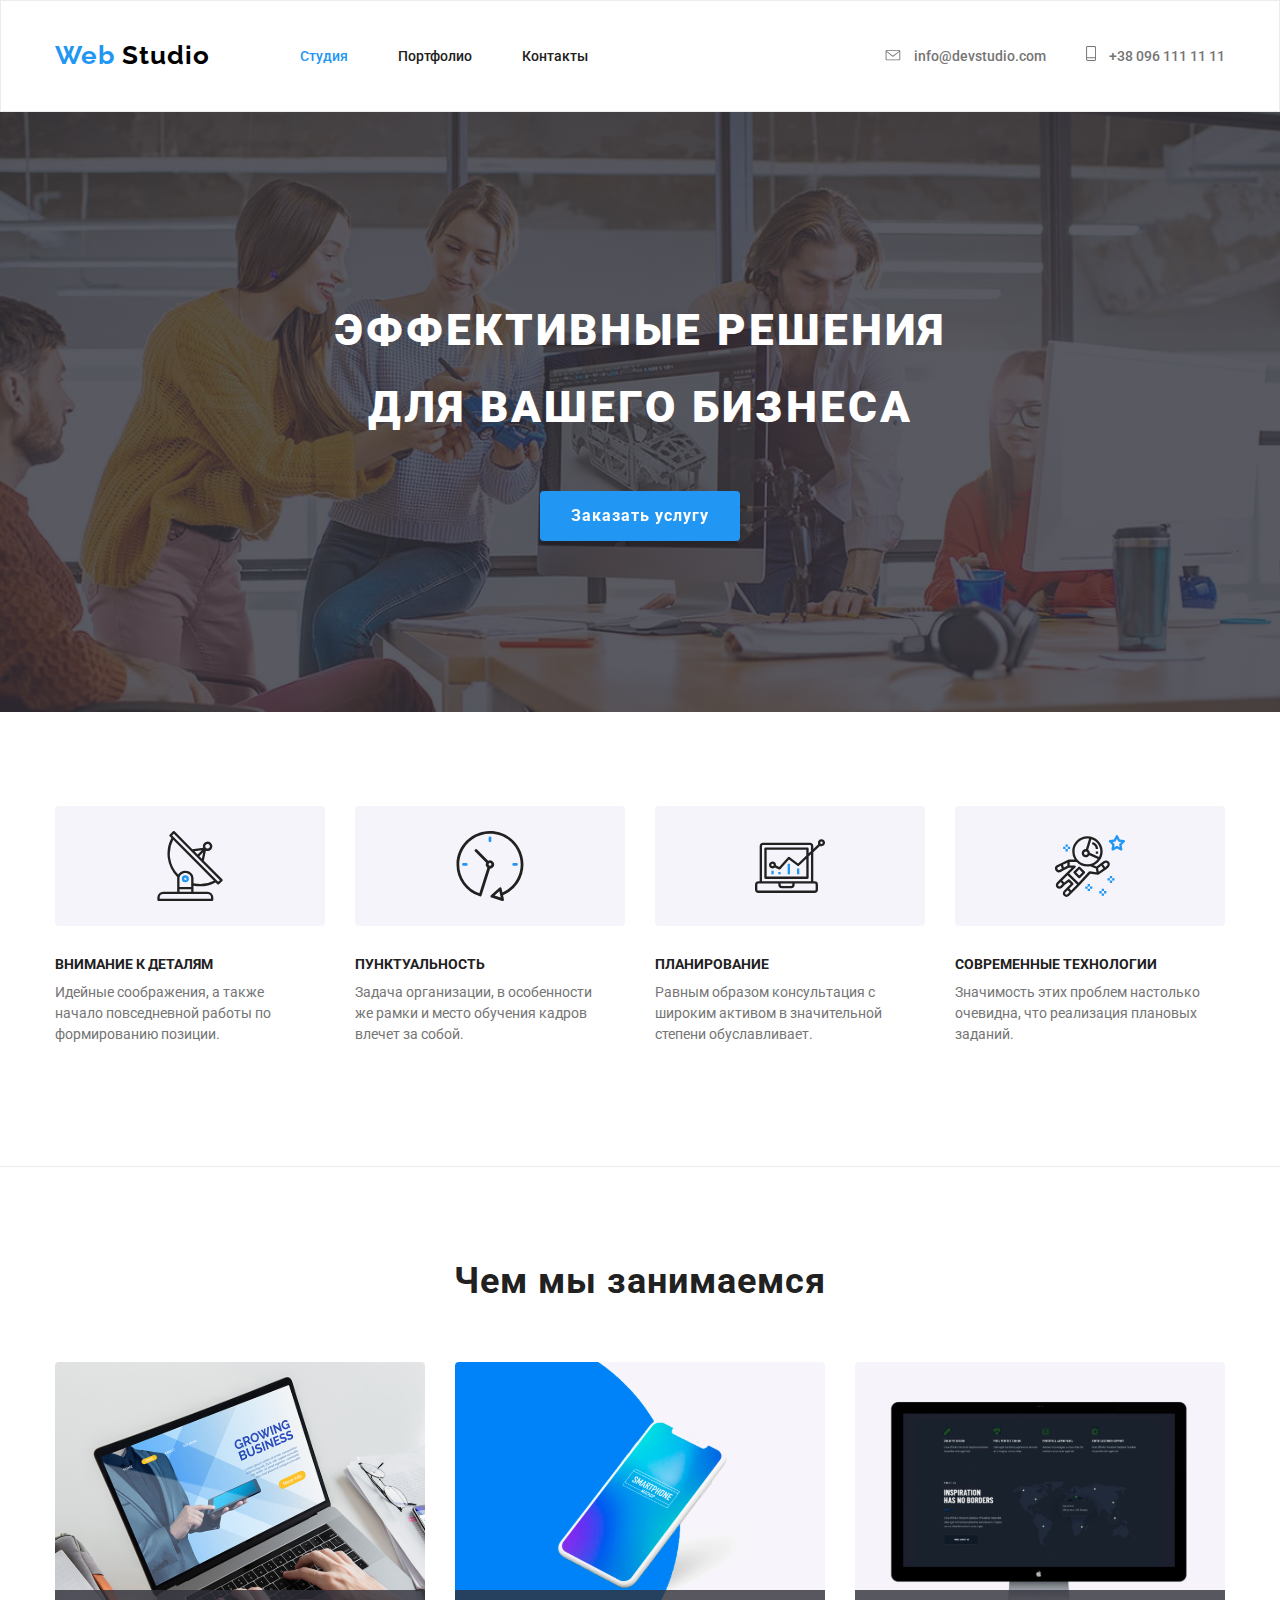
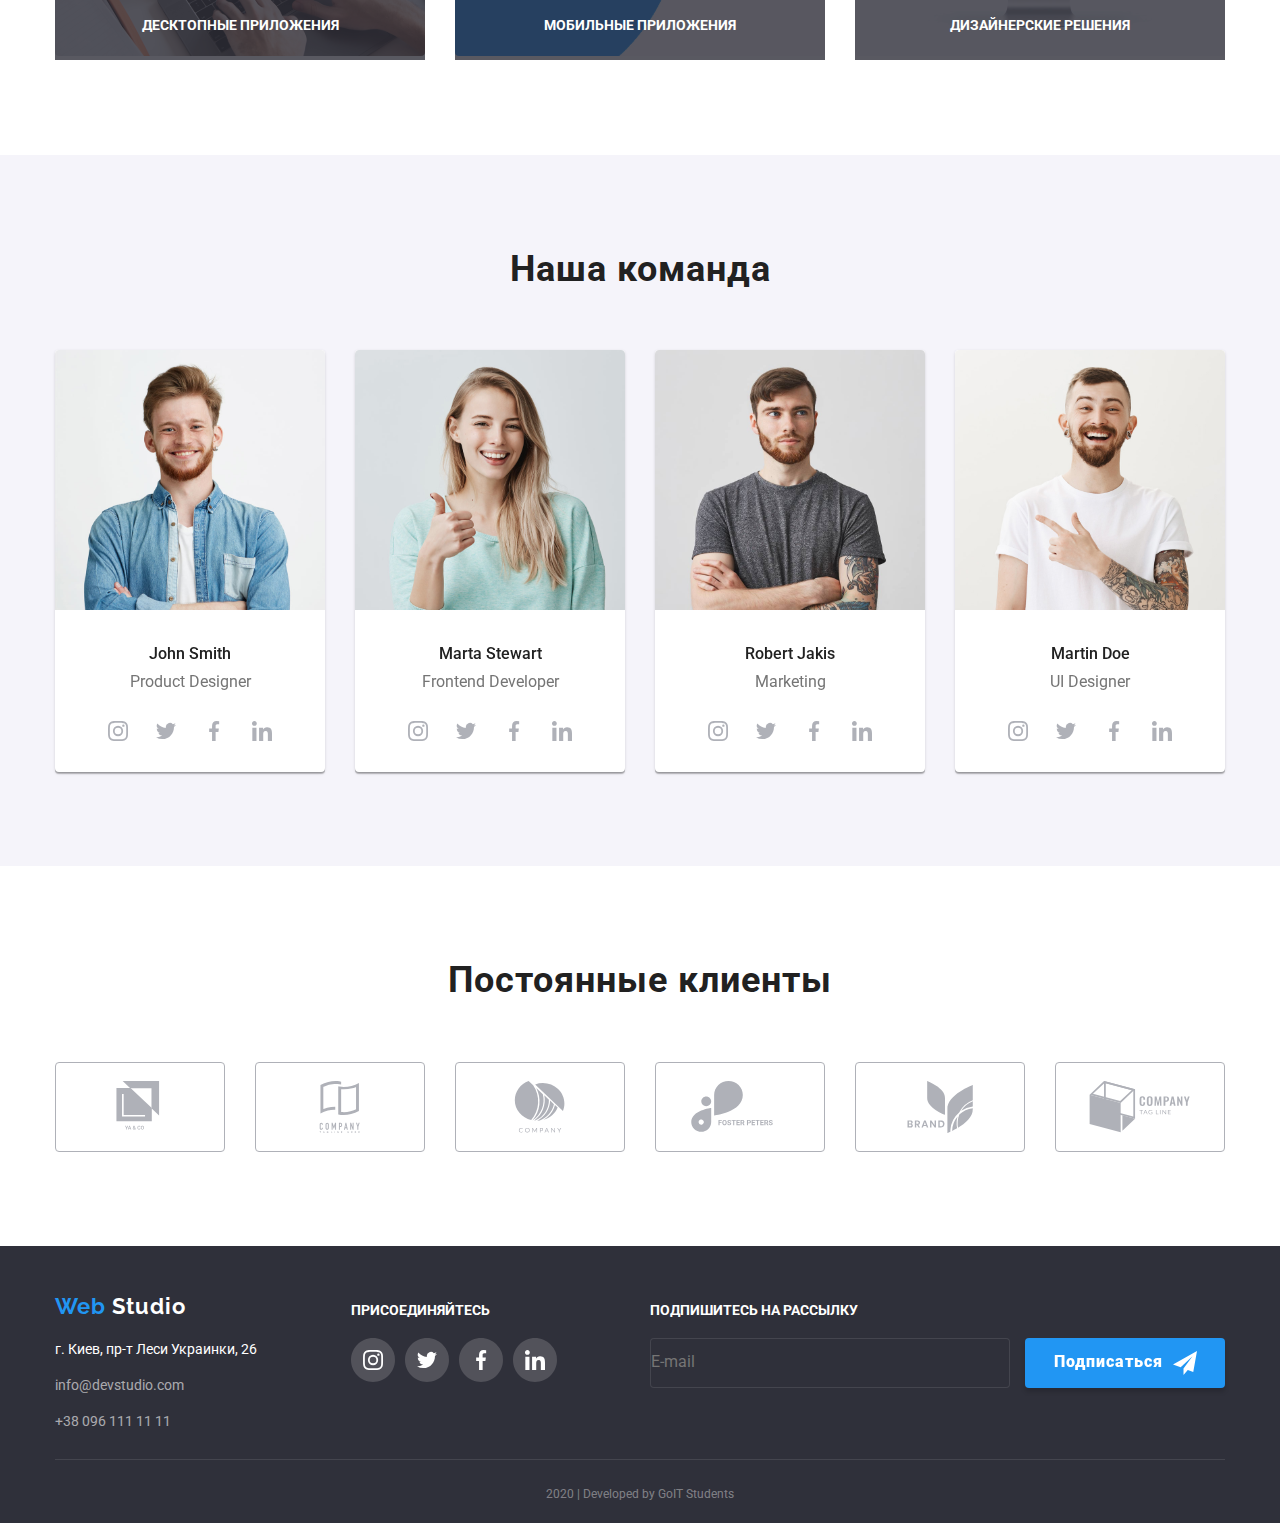
<file: index.html>
<!DOCTYPE html>
<html lang="en">
  <head>
    <meta charset="UTF-8" />
    <meta name="viewport" content="width=device-width, initial-scale=1.0" />
    <title>Document</title>
    <link
      rel="stylesheet"
      href="https://cdnjs.cloudflare.com/ajax/libs/modern-normalize/0.6.0/modern-normalize.min.css"
    />
    <link rel="stylesheet" href="./css/style.css" />
    <link rel="stylesheet" href="./css/normalize.css" />
    <link rel="stylesheet" href="./css/SVG/symbol-defs.svg" />
    <link
      href="https://fonts.googleapis.com/css2?family=Raleway:wght@700&family=Roboto:wght@400;500;700;900&display=swap"
      rel="stylesheet"
    />
  </head>
  <body>
    <!-- Main page header -->
    <header class="header">
      <div class="container">
        <nav class="header-nav">
          <div class="company-logo">
            <a href="#"><span class="logo">Web</span> Studio</a>
          </div>
          <ul class="header-list">
            <li class="list-item">
              <a href="#" class="header-link current">Студия</a>
            </li>
            <li class="list-item">
              <a href="./portfolio.html" class="header-link">Портфолио</a>
            </li>
            <li class="list-item">
              <a href="#" class="header-link">Контакты</a>
            </li>
          </ul>
          <ul class="header-contacts">
            <li class="contacts-item contact-email">
              <a class="contacts-link" href="mailto:info@devstudio.com">
                <svg class="email-icon">
                  <use href="./css/SVG/symbol-defs.svg#icon-e-mail"></use>
                </svg>
                info@devstudio.com</a
              >
            </li>
            <li class="contacts-item contact-phone">
              <a class="contacts-link" href="tel:+380961111111">
                <svg class="phone-icon">
                  <use href="./css/SVG/symbol-defs.svg#icon-phone"></use>
                </svg>
                +38 096 111 11 11</a
              >
            </li>
          </ul>
        </nav>
      </div>
    </header>
    <main>
      <!-- Order -->
      <section class="order">
        <div class="container">
          <div class="order-items">
            <h1 class="order-title">Эффективные решения для вашего бизнеса</h1>
            <a href="#" class="order-btn">Заказать услугу</a>
          </div>
        </div>
      </section>
      <!-- Description -->
      <section class="description">
        <div class="container">
          <ul class="description-items">
            <li class="description-item icon-antenna">
              <div class="description-link">
                <svg class="description-icon">
                  <use href="./css/SVG/symbol-defs.svg#icon-antenna"></use>
                </svg>
              </div>
              <h2 class="section-subtitle">Внимание к деталям</h2>
              <p class="description-text">
                Идейные соображения, а также начало повседневной работы по
                формированию позиции.
              </p>
            </li>
            <li class="description-item icon-clock">
              <div class="description-link">
                <svg class="description-icon">
                  <use href="./css/SVG/symbol-defs.svg#icon-clock"></use>
                </svg>
              </div>
              <h2 class="section-subtitle">Пунктуальность</h2>
              <p class="description-text">
                Задача организации, в особенности же рамки и место обучения
                кадров влечет за собой.
              </p>
            </li>
            <li class="description-item icon-diagram">
              <div class="description-link">
                <svg class="description-icon">
                  <use href="./css/SVG/symbol-defs.svg#icon-diagram"></use>
                </svg>
              </div>
              <h2 class="section-subtitle">Планирование</h2>
              <p class="description-text">
                Равным образом консультация с широким активом в значительной
                степени обуславливает.
              </p>
            </li>
            <li class="description-item icon-astronaut">
              <div class="description-link">
                <svg class="description-icon">
                  <use href="./css/SVG/symbol-defs.svg#icon-astronaut"></use>
                </svg>
              </div>
              <h2 class="section-subtitle">Современные технологии</h2>
              <p class="description-text">
                Значимость этих проблем настолько очевидна, что реализация
                плановых заданий.
              </p>
            </li>
          </ul>
        </div>
      </section>
      <!-- Wedo -->
      <section class="wedo">
        <div class="container">
          <div class="wedo-title">
            <h3 class="section-title">Чем мы занимаемся</h3>
          </div>
          <ul class="wedo-items">
            <li class="wedo-item">
              <a class="wedo-img" href="#">
                <img src="images/description/desktop.svg" alt="" />
                <h2 class="wedo-info">Десктопные приложения</h2>
              </a>
            </li>
            <li class="wedo-item">
              <a class="wedo-img" href="#">
                <img src="images/description/mobile.svg" alt="" />
                <h2 class="wedo-info">Мобильные приложения</h2>
              </a>
            </li>
            <li class="wedo-item">
              <a class="wedo-img" href="#">
                <img src="images/description/design.svg" alt="" />
                <h2 class="wedo-info">Дизайнерские решения</h2>
              </a>
            </li>
          </ul>
        </div>
      </section>
      <!--Team  -->
      <section class="team">
        <div class="container">
          <h3 class="section-title">Наша команда</h3>
          <div class="team-items">
            <div class="team-item">
              <div class="team-photo">
                <img src="images/team/John.svg" alt="" />
              </div>
              <h4 class="team-name">John Smith</h4>
              <p class="position">Product Designer</p>
              <a href="#" class="social-link">
                <svg class="socials-icon">
                  <use href="./css/SVG/symbol-defs.svg#icon-instagram"></use>
                </svg>
              </a>
              <a href="#" class="social-link">
                <svg class="socials-icon">
                  <use href="./css/SVG/symbol-defs.svg#icon-twitter"></use>
                </svg>
              </a>
              <a href="#" class="social-link">
                <svg class="socials-icon">
                  <use href="./css/SVG/symbol-defs.svg#icon-facebook"></use>
                </svg>
              </a>
              <a href="#" class="social-link">
                <svg class="socials-icon">
                  <use href="./css/SVG/symbol-defs.svg#icon-linkedin"></use>
                </svg>
              </a>
            </div>
            <div class="team-item">
              <div class="team-photo">
                <img src="images/team/marta.svg" alt="" />
              </div>
              <h4 class="team-name">Marta Stewart</h4>
              <p class="position">Frontend Developer</p>
              <a href="#" class="social-link">
                <svg class="socials-icon">
                  <use href="./css/SVG/symbol-defs.svg#icon-instagram"></use>
                </svg>
              </a>
              <a href="#" class="social-link">
                <svg class="socials-icon">
                  <use href="./css/SVG/symbol-defs.svg#icon-twitter"></use>
                </svg>
              </a>
              <a href="#" class="social-link">
                <svg class="socials-icon">
                  <use href="./css/SVG/symbol-defs.svg#icon-facebook"></use>
                </svg>
              </a>
              <a href="#" class="social-link">
                <svg class="socials-icon">
                  <use href="./css/SVG/symbol-defs.svg#icon-linkedin"></use>
                </svg>
              </a>
            </div>
            <div class="team-item">
              <div class="team-photo">
                <img src="images/team/robert.svg" alt="" />
              </div>
              <h4 class="team-name">Robert Jakis</h4>
              <p class="position">Marketing</p>
              <a href="#" class="social-link">
                <svg class="socials-icon">
                  <use href="./css/SVG/symbol-defs.svg#icon-instagram"></use>
                </svg>
              </a>
              <a href="#" class="social-link">
                <svg class="socials-icon">
                  <use href="./css/SVG/symbol-defs.svg#icon-twitter"></use>
                </svg>
              </a>
              <a href="#" class="social-link">
                <svg class="socials-icon">
                  <use href="./css/SVG/symbol-defs.svg#icon-facebook"></use>
                </svg>
              </a>
              <a href="#" class="social-link">
                <svg class="socials-icon">
                  <use href="./css/SVG/symbol-defs.svg#icon-linkedin"></use>
                </svg>
              </a>
            </div>
            <div class="team-item">
              <div class="team-photo">
                <img src="images/team/martin.svg" alt="" />
              </div>
              <h4 class="team-name">Martin Doe</h4>
              <p class="position">UI Designer</p>
              <a href="#" class="social-link">
                <svg class="socials-icon">
                  <use href="./css/SVG/symbol-defs.svg#icon-instagram"></use>
                </svg>
              </a>
              <a href="#" class="social-link">
                <svg class="socials-icon">
                  <use href="./css/SVG/symbol-defs.svg#icon-twitter"></use>
                </svg>
              </a>
              <a href="#" class="social-link">
                <svg class="socials-icon">
                  <use href="./css/SVG/symbol-defs.svg#icon-facebook"></use>
                </svg>
              </a>
              <a href="#" class="social-link">
                <svg class="socials-icon">
                  <use href="./css/SVG/symbol-defs.svg#icon-linkedin"></use>
                </svg>
              </a>
            </div>
          </div>
        </div>
      </section>
      <!-- Clients -->
      <section class="clients">
        <div class="container">
          <h3 class="section-title">Постоянные клиенты</h3>
          <div class="clients-items">
            <a class="clients-logo" href="#">
              <svg class="client-icon">
                <use href="./css/SVG/symbol-defs.svg#icon-Client1"></use>
              </svg>
            </a>
            <a class="clients-logo" href="#">
              <svg class="client-icon">
                <use href="./css/SVG/symbol-defs.svg#icon-Client2"></use>
              </svg>
            </a>
            <a class="clients-logo" href="#">
              <svg class="client-icon">
                <use href="./css/SVG/symbol-defs.svg#icon-Client3"></use>
              </svg>
            </a>
            <a class="clients-logo" href="#">
              <svg class="client-icon">
                <use href="./css/SVG/symbol-defs.svg#icon-Client4"></use>
              </svg>
            </a>
            <a class="clients-logo" href="#">
              <svg class="client-icon">
                <use href="./css/SVG/symbol-defs.svg#icon-Client5"></use>
              </svg>
            </a>
            <a class="clients-logo" href="#">
              <svg class="client-icon">
                <use href="./css/SVG/symbol-defs.svg#icon-Client6"></use>
              </svg>
            </a>
          </div>
        </div>
      </section>
    </main>
    <!-- Footer -->
    <footer>
      <div class="container">
        <div class="footer-items">
          <div class="footer-wrap">
            <div class="footer-logo">
              <a class="logo-link" href="#"
                ><span class="logo">Web</span> Studio</a
              >
            </div>
            <ul class="footer-contacts">
              <li class="footer-link">
                <a
                  class="footer-contact address"
                  href="https://goo.gl/maps/gVzArBbYtWckUke77"
                  >г. Киев, пр-т Леси Украинки, 26</a
                >
              </li>
              <li class="footer-link">
                <a class="footer-contact" href="mailto:info@devstudio.com"
                  >info@devstudio.com</a
                >
              </li>
              <li class="footer-link">
                <a class="footer-contact" href="tel:+380961111111"
                  >+38 096 111 11 11</a
                >
              </li>
            </ul>
          </div>
          <div class="footer-socials">
            <h5 class="footer-title">присоединяйтесь</h5>
            <ul class="social-links">
              <li class="social-list">
                <a href="#" class="social-link footer-links">
                  <svg class="socials-icon footer-icon">
                    <use href="./css/SVG/symbol-defs.svg#icon-instagram"></use>
                  </svg>
                </a>
              </li>
              <li class="social-list">
                <a href="#" class="social-link footer-links">
                  <svg class="socials-icon footer-icon">
                    <use href="./css/SVG/symbol-defs.svg#icon-twitter"></use>
                  </svg>
                </a>
              </li>
              <li class="social-list">
                <a href="#" class="social-link footer-links">
                  <svg class="socials-icon footer-icon">
                    <use href="./css/SVG/symbol-defs.svg#icon-facebook"></use>
                  </svg>
                </a>
              </li>
              <li class="social-list">
                <a href="#" class="social-link footer-links">
                  <svg class="socials-icon footer-icon">
                    <use href="./css/SVG/symbol-defs.svg#icon-linkedin"></use>
                  </svg>
                </a>
              </li>
            </ul>
          </div>
          <div class="footer-form">
            <h5 class="footer-title">подпишитесь на рассылку</h5>
            <form action="#" class="form-suscribe">
              <input type="email" placeholder="E-mail" />
              <button class="footer-btn" type="submit">
                Подписаться
              </button>
            </form>
          </div>
        </div>
        <p class="copyrights">2020 | Developed by GoIT Students</p>
      </div>
    </footer>
  </body>
</html>
</file>
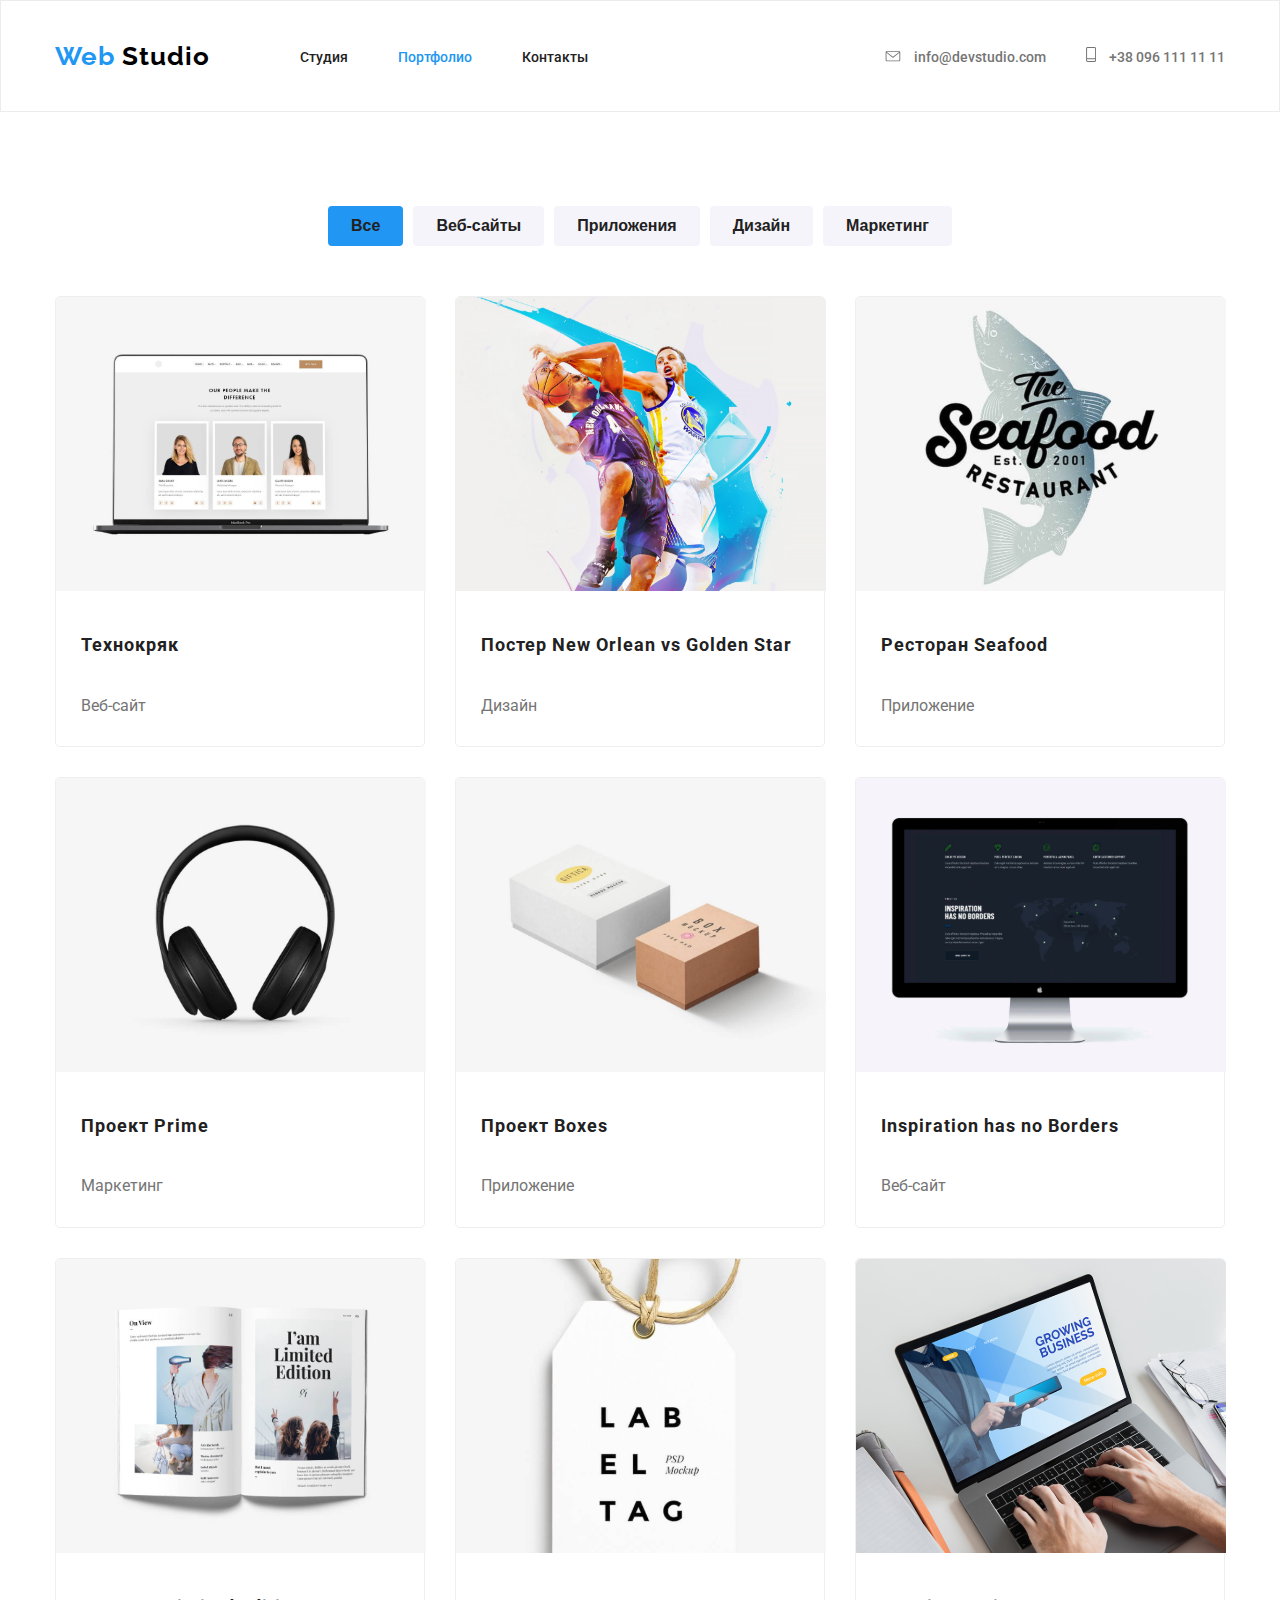
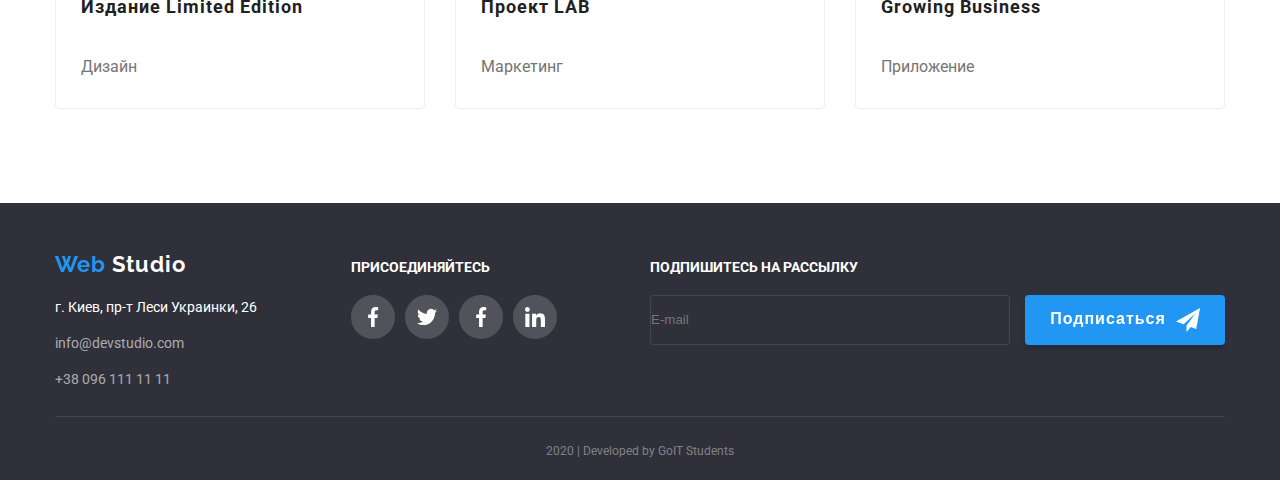
<file: portfolio.html>
<!DOCTYPE html>
<html lang="en">
  <head>
    <meta charset="UTF-8" />
    <meta name="viewport" content="width=device-width, initial-scale=1.0" />
    <title>Document</title>
    <link rel="stylesheet" href="./css/style.css" />
    <link rel="stylesheet" href="./css/normalize.css" />
    <link
      href="https://fonts.googleapis.com/css2?family=Raleway:wght@700&family=Roboto:wght@400;500;700;900&display=swap"
      rel="stylesheet"
    />
  </head>
  <body>
    <!-- Portfolio header -->
    <header class="header">
      <div class="container">
        <nav class="header-nav">
          <div class="company-logo">
            <a href="#"><span class="logo">Web</span> Studio</a>
          </div>
          <ul class="header-list">
            <li class="list-item">
              <a href="./index.html" class="header-link">Студия</a>
            </li>
            <li class="list-item">
              <a href="#" class="header-link current">Портфолио</a>
            </li>
            <li class="list-item">
              <a href="#" class="header-link">Контакты</a>
            </li>
          </ul>
          <ul class="header-contacts">
            <li class="contacts-item contact-email">
              <a class="contacts-link" href="mailto:info@devstudio.com">
                <svg class="email-icon">
                  <use href="./css/SVG/symbol-defs.svg#icon-e-mail"></use>
                </svg>
                info@devstudio.com</a
              >
            </li>
            <li class="contacts-item contact-phone">
              <a class="contacts-link" href="tel:+380961111111">
                <svg class="phone-icon">
                  <use href="./css/SVG/symbol-defs.svg#icon-phone"></use>
                </svg>
                +38 096 111 11 11</a
              >
            </li>
          </ul>
        </nav>
      </div>
    </header>
    <main>
      <!-- Portfolio filters -->
      <section class="portfolio">
        <div class="container">
          <div class="portfolio-filters">
            <button class="portfolio-btn current" type="button">Все</button>
            <button class="portfolio-btn" type="button">Веб-сайты</button>
            <button class="portfolio-btn" type="button">Приложения</button>
            <button class="portfolio-btn" type="button">Дизайн</button>
            <button class="portfolio-btn" type="button">Маркетинг</button>
          </div>
          <!-- Portfolio cards -->
          <div class="portfolio-cards">
            <div class="portfolio-card">
              <div class="card-items">
                <img
                  src="images/portfolio/portfolio1.svg"
                  alt=""
                  class="card-img"
                />
                <!-- <p class="card-text">
                Технокряк это современная площадка распространения коронавируса.
                Компании используют эту платформу для цифрового шпионажа и атак
                на защищённые сервера конкурентов.
              </p> -->
                <h2 class="card-title">Технокряк</h2>
                <h3 class="card-subtitle">Веб-сайт</h3>
              </div>
            </div>

            <div class="portfolio-card">
              <div class="card-items">
                <img
                  src="images/portfolio/portfolio2.svg"
                  alt=""
                  class="card-img"
                />
                <!-- <p class="card-text">
                Технокряк это современная площадка распространения коронавируса.
                Компании используют эту платформу для цифрового шпионажа и атак
                на защищённые сервера конкурентов.
              </p> -->
                <h2 class="card-title">
                  Постер New Orlean vs Golden Star
                </h2>
                <h3 class="card-subtitle">Дизайн</h3>
              </div>
            </div>
            <div class="portfolio-card">
              <div class="card-items">
                <img
                  src="images/portfolio/portfolio3.svg"
                  alt=""
                  class="card-img"
                />
                <!-- <p class="card-text">
                Технокряк это современная площадка распространения коронавируса.
                Компании используют эту платформу для цифрового шпионажа и атак
                на защищённые сервера конкурентов.
              </p> -->
                <h2 class="card-title">Ресторан Seafood</h2>
                <h3 class="card-subtitle">Приложение</h3>
              </div>
            </div>
            <div class="portfolio-card">
              <div class="card-items">
                <img
                  src="images/portfolio/portfolio4.svg"
                  alt=""
                  class="card-img"
                />
                <!-- <p class="card-text">
                Технокряк это современная площадка распространения коронавируса.
                Компании используют эту платформу для цифрового шпионажа и атак
                на защищённые сервера конкурентов.
              </p> -->
                <h2 class="card-title">Проект Prime</h2>
                <h3 class="card-subtitle">Маркетинг</h3>
              </div>
            </div>
            <div class="portfolio-card">
              <div class="card-items">
                <img
                  src="images/portfolio/portfolio5.svg"
                  alt=""
                  class="card-img"
                />
                <!-- <p class="card-text">
                Технокряк это современная площадка распространения коронавируса.
                Компании используют эту платформу для цифрового шпионажа и атак
                на защищённые сервера конкурентов.
              </p> -->
                <h2 class="card-title">Проект Boxes</h2>
                <h3 class="card-subtitle">Приложение</h3>
              </div>
            </div>
            <div class="portfolio-card">
              <div class="card-items">
                <img
                  src="images/portfolio/portfolio6.svg"
                  alt=""
                  class="card-img"
                />
                <!-- <p class="card-text">
                Технокряк это современная площадка распространения коронавируса.
                Компании используют эту платформу для цифрового шпионажа и атак
                на защищённые сервера конкурентов.
              </p> -->
                <h2 class="card-title">Inspiration has no Borders</h2>
                <h3 class="card-subtitle">Веб-сайт</h3>
              </div>
            </div>
            <div class="portfolio-card">
              <div class="card-items">
                <img
                  src="images/portfolio/portfolio7.svg"
                  alt=""
                  class="card-img"
                />
                <!-- <p class="card-text">
                Технокряк это современная площадка распространения коронавируса.
                Компании используют эту платформу для цифрового шпионажа и атак
                на защищённые сервера конкурентов.
              </p> -->
                <h2 class="card-title">Издание Limited Edition</h2>
                <h3 class="card-subtitle">Дизайн</h3>
              </div>
            </div>
            <div class="portfolio-card">
              <div class="card-items">
                <img
                  src="images/portfolio/portfolio8.svg"
                  alt=""
                  class="card-img"
                />
                <!-- <p class="card-text">
                Технокряк это современная площадка распространения коронавируса.
                Компании используют эту платформу для цифрового шпионажа и атак
                на защищённые сервера конкурентов.
              </p> -->
                <h2 class="card-title">Проект LAB</h2>
                <h3 class="card-subtitle">Маркетинг</h3>
              </div>
            </div>
            <div class="portfolio-card">
              <div class="card-items">
                <img
                  src="images/portfolio/portfolio9.svg"
                  alt=""
                  class="card-img"
                />
                <!-- <p class="card-text">
                Технокряк это современная площадка распространения коронавируса.
                Компании используют эту платформу для цифрового шпионажа и атак
                на защищённые сервера конкурентов.
              </p> -->
                <h2 class="card-title">Growing Business</h2>
                <h3 class="card-subtitle">Приложение</h3>
              </div>
            </div>
          </div>
        </div>
      </section>
    </main>
    <!-- Portfolio footer -->
    <footer>
      <div class="container">
        <div class="footer-items">
          <div class="footer-wrap">
            <div class="footer-logo">
              <a class="logo-link" href="#"
                ><span class="logo">Web</span> Studio</a
              >
            </div>
            <ul class="footer-contacts">
              <li class="footer-link">
                <a
                  class="footer-contact address"
                  href="https://goo.gl/maps/gVzArBbYtWckUke77"
                  >г. Киев, пр-т Леси Украинки, 26</a
                >
              </li>
              <li class="footer-link">
                <a class="footer-contact" href="mailto:info@devstudio.com"
                  >info@devstudio.com</a
                >
              </li>
              <li class="footer-link">
                <a class="footer-contact" href="tel:+380961111111"
                  >+38 096 111 11 11</a
                >
              </li>
            </ul>
          </div>
          <div class="footer-socials">
            <h5 class="footer-title">присоединяйтесь</h5>
            <ul class="social-links">
              <li class="social-list">
                <a href="#" class="social-link footer-links">
                  <svg class="socials-icon footer-icon">
                    <use href="./css/SVG/symbol-defs.svg#icon-facebook"></use>
                  </svg>
                </a>
              </li>
              <li class="social-list">
                <a href="#" class="social-link footer-links">
                  <svg class="socials-icon footer-icon">
                    <use href="./css/SVG/symbol-defs.svg#icon-twitter"></use>
                  </svg>
                </a>
              </li>
              <li class="social-list">
                <a href="#" class="social-link footer-links">
                  <svg class="socials-icon footer-icon">
                    <use href="./css/SVG/symbol-defs.svg#icon-facebook"></use>
                  </svg>
                </a>
              </li>
              <li class="social-list">
                <a href="#" class="social-link footer-links">
                  <svg class="socials-icon footer-icon">
                    <use href="./css/SVG/symbol-defs.svg#icon-linkedin"></use>
                  </svg>
                </a>
              </li>
            </ul>
          </div>
          <div class="footer-form">
            <h5 class="footer-title">подпишитесь на рассылку</h5>
            <form action="#" class="form-suscribe">
              <input type="email" placeholder="E-mail" />
              <button class="footer-btn" type="submit">
                Подписаться
              </button>
            </form>
          </div>
        </div>
        <p class="copyrights">2020 | Developed by GoIT Students</p>
      </div>
    </footer>
  </body>
</html>
</file>
<file: css/style.css>
/* MAIN PAGE */
/* Header */
.header {
  border: 1px solid var(--line-color);
}
.header-nav {
  display: flex;
  align-items: center;
  padding-top: 40px;
  padding-bottom: 40px;
}
.header-list {
  margin-left: 90px;
}
.header-list,
.header-contacts {
  display: flex;
  list-style: none;
}
.header-contacts {
  margin-left: auto;
  display: flex;
  align-items: center;
  justify-content: center;
}
.company-logo a {
  text-decoration: none;
  color: #000;
  font-size: 26px;
  letter-spacing: 1px;
  font-family: "Raleway";
  font-weight: 700;
}
.logo {
  color: var(--accent-color);
}
.header-list .header-link {
  font-size: 14px;
  letter-spacing: 0px;
  color: var(--secondary-text-color);
  font-family: "Roboto";
  font-weight: 500;
  text-decoration: none;
  list-style: none;
}
.list-item:not(:last-child) {
  margin-right: 50px;
}
.contacts-item + .contacts-item {
  margin-left: 40px;
}
/* .contacts-item::before {
  content: "";
  margin-right: 10px;
  display: inline-block;
  background-repeat: no-repeat;
}
.contact-email::before {
  height: 11.2px;
  width: 16px;
  background-image: url(../images/header/e-mail.svg);
}
.contact-tel::before {
  height: 14.942px;
  width: 10px;
  background-image: url(../images/header/phone.svg);
} */

/* SVG sprite для иконок хэдера */
.email-icon {
  width: 16px;
  height: 11px;
  margin-right: 10px;
}
.contact-email:hover .email-icon,
.contact-email:focus .email-icon {
  --color5: var(--accent-color);
}
.header-contacts .contacts-link:hover,
.header-contacts .contacts-link:focus {
  color: var(--accent-color);
}
.phone-icon {
  width: 10px;
  height: 15px;
  margin-right: 10px;
}
.contact-phone:hover .phone-icon,
.contact-phone:focus .phone-icon {
  --color5: var(--accent-color);
}
.header-list .header-link:hover,
.header-list .header-link:focus {
  color: var(--accent-color);
}
.header-list .header-link.current {
  color: var(--accent-color);
}
.header-contacts .contacts-link {
  font-size: 14px;
  letter-spacing: 0px;
  color: var(--primary-text-color);
  font-family: "Roboto";
  font-weight: 500;
  text-decoration: none;
}

/* Order section */
.order {
  background-image: linear-gradient(
      rgba(47, 48, 58, 0.8),
      rgba(47, 48, 58, 0.8)
    ),
    url(../images/header/header-bg.jpg);
  background-repeat: no-repeat;
  background-position: center;
  background-size: cover;
  background-color: var(--footer-bg-color);
  padding: 210px 0 200px 0;
  display: flex;
  flex-direction: column;
  justify-content: center;
  height: 600px;
}
.order-items {
  width: 100%;
  max-width: 615px;
  margin: 0 auto;
  text-align: center;
}
.order-title {
  font-size: 44px;
  letter-spacing: 3px;
  line-height: 1.75;
  color: #fff;
  font-weight: 900;
  text-align: center;
  text-transform: uppercase;
  margin-bottom: 45px;
}
.order-btn {
  max-width: 200px;
  width: 100%;
  min-height: 50px;
  filter: drop-shadow(0px 4px 2px rgba(0, 0, 0, 0.15));
  background-color: var(--accent-color);
  color: var(--text-button-color);
  transition: 0.3s;
  border-radius: 4px;
  font-size: 16px;
  letter-spacing: 1px;
  line-height: 1.9;
  font-weight: 700;
  text-align: center;
  margin: auto;
  display: flex;
  justify-content: center;
  align-items: center;
  border: 1px solid transparent;
  text-decoration: none;
}
.order-btn:hover,
.order-btn:focus {
  background-color: var(--primary-bg-color);
  color: var(--secondary-text-color);
}
/* Description section */
.description {
  border-bottom: 1px solid var(--line-color);
}
.description-items {
  display: flex;
  align-items: center;
  justify-content: space-between;
}
.description-item {
  list-style: none;
}
.description-link {
  width: 270px;
  height: 120px;
  margin-bottom: 30px;
  border-radius: 4px;
  background-color: var(--secondary-bg-color);
  display: flex;
  justify-content: center;
  align-items: center;
  cursor: pointer;
}
.description-icon {
  width: 70px;
  height: 70px;
}
/* .description-item::before {
  content: "";
  display: block;
  height: 120px;
  background-color: var(--secondary-bg-color);
  background-repeat: no-repeat;
  background-position: center;
  background-size: 70px;
  border-radius: 4px;
  margin-bottom: 30px;
}
.icon-antenna::before {
  background-image: url(../images/description/antenna.svg);
}
.icon-clock::before {
  background-image: url(../images/description/clock.svg);
}
.icon-diagram::before {
  background-image: url(../images/description/diagram.svg);
}
.icon-astronaut::before {
  background-image: url(../images/description/astronaut.svg);
} */
.description-item:not(:last-child) {
  margin-right: 30px;
}
.description-text {
  max-width: 255px;
  width: 100%;
  min-height: 90px;
  margin-top: 10px;
  font-size: 14px;
  line-height: 1.5;
  color: var(--primary-text-color);
  font-weight: 400;
}
.section-subtitle {
  font-size: 14px;
  font-weight: 700;
  text-transform: uppercase;
}
/* Wedo section */
.wedo-items {
  display: flex;
  align-items: center;
  justify-content: space-between;
}
.wedo-item {
  list-style: none;
}
.wedo-item:not(:last-child) {
  margin-right: 30px;
}
.wedo-img {
  position: relative;
  width: 100%;
}
.wedo-info {
  width: 370px;
  height: 70px;
  font-size: 14px;
  font-weight: 700;
  text-align: center;
  text-transform: uppercase;
  background-color: rgba(47, 48, 58, 0.8);
  position: absolute;
  color: var(--text-color);
  padding: 27px 85px;
  bottom: 0px;
}
/* Team section */
.team {
  background-color: var(--secondary-bg-color);
}
.team-items {
  display: flex;
  align-items: center;
  justify-content: space-between;
  text-align: center;
}
.team-item {
  width: calc(100% / 4-90px);
  height: 422px;
  border-radius: 4px;
  filter: drop-shadow(0px 1px 1.5px rgba(0, 0, 0, 0.12))
    drop-shadow(0px 1px 0.5px rgba(0, 0, 0, 0.14))
    drop-shadow(0px 2px 0.5px rgba(0, 0, 0, 0.2));
  background-color: var(--primary-bg-color);
}
.team-item:not(:last-child) {
  margin-right: 30px;
}
.social-link {
  display: inline-flex;
  justify-content: center;
  align-items: center;
  border: none;
  width: 44px;
  height: 44px;
  border-radius: 50%;
  padding-bottom: 25px;
}
.socials-icon {
  --color1: var(--primary-bg-color);
  --color2: var(--primary-border-color);
}
.socials-icon:hover,
.socials-icon:focus {
  --color1: var(--accent-color);
  --color2: var(--text-color);
}
.socials-link:not(:last-child) {
  margin-right: 10px;
}
.team-name {
  font-size: 16px;
  font-weight: 500;
  margin-top: 30px;
  margin-bottom: 10px;
}
.position {
  color: var(--subtitle-text-color);
  font-weight: 400;
  margin-bottom: 30px;
}
/* Clients Section */
.clients-items {
  display: flex;
  align-items: center;
  justify-content: space-between;
}
.clients-logo {
  display: inline-flex;
  justify-content: center;
  align-items: center;
  width: 170px;
  height: 90px;
  border-radius: 4px;
  border: 1px solid var(--primary-border-color);
}
.clients-logo:hover,
.clients-logo:focus {
  border: 1px solid var(--accent-color);
}
.client-icon {
  min-width: 88px;
  width: 100%;
  max-height: 52px;
  --color2: var(--primary-border-color);
}
.client-icon:hover,
.client-icon:focus {
  --color2: var(--accent-color);
}
.clients-logo:not(:last-child) {
  margin-right: 30px;
}
/* Footer */
footer {
  background-color: var(--footer-bg-color);
  color: var(--footer-text-color);
  padding-bottom: 20px;
}

.footer-items {
  display: flex;
  justify-content: space-between;
  padding-bottom: 20px;
  border-bottom: 1px solid var(--footer-line-color);
}
.footer-logo {
  margin-top: 48px;
  margin-bottom: 20px;
}
.footer-logo .logo-link {
  font-size: 22px;
  letter-spacing: 1px;
  color: var(--footer-text-color);
  font-family: "Raleway";
  font-weight: 700;
  text-decoration: none;
}

.footer-contact {
  font-size: 14px;
  line-height: 1.5;
  font-weight: 400;
  color: rgba(255, 255, 255, 0.6);
  text-decoration: none;
}
.footer-contact.address {
  color: var(--footer-text-color);
}
.footer-icon {
  --color1: #52525a;
  --color2: var(--footer-text-color);
}
.footer-link {
  list-style: none;
}
.footer-link:not(:last-child) {
  margin-bottom: 15px;
}
.footer-title {
  font-size: 14px;
  color: var(--footer-text-color);
  font-weight: 700;
  text-transform: uppercase;
  margin-top: 56px;
  margin-bottom: 20px;
}
.social-links {
  display: flex;
  align-items: center;
  justify-content: center;
}
.social-list {
  list-style: none;
}
.social-list:not(:last-child){
  margin-right: 10px;
}
.footer-links {
  padding-bottom: 0;
}
.form-suscribe {
  display: flex;
  align-items: center;
  justify-content: center;
}
.form-suscribe input {
  min-width: 360px;
  width: 100%;
  min-height: 50px;
  background-color: var(--footer-bg-color);
  border: 1px solid var(--footer-line-color);
  border-radius: 4px;
}
.footer-btn {
  min-width: 200px;
  width: 100%;
  min-height: 50px;
  filter: drop-shadow(0px 4px 2px rgba(0, 0, 0, 0.15));
  background-color: var(--accent-color);
  color: var(--text-button-color);
  transition: 0.3s;
  border-radius: 4px;
  font-size: 16px;
  letter-spacing: 1px;
  line-height: 1.9;
  font-weight: 900;
  text-align: center;
  margin: auto;
  margin-left: 15px;
  display: flex;
  justify-content: center;
  align-items: center;
  border: 1px solid transparent;
  text-decoration: none;
}
/* Разобраться, как изменить цвет иконки в кнопке при ховере */
.footer-btn:hover,
.footer-btn:focus {
  background-color: var(--primary-bg-color);
  color: var(--secondary-text-color);
}
.footer-btn::after {
  content: "";
  width: 24px;
  height: 24px;
  margin-left: 10px;
  background-image: url(../images/footer/btn-icon.svg);
  background-size: cover;
}
.copyrights {
  display: flex;
  justify-content: center;
  align-items: center;
  font-size: 12px;
  line-height: 1.5;
  color: rgba(255, 255, 255, 0.4);
  font-weight: 400;
  padding-top: 25px;
}
/* PORTFOLIO */
/* Portfolio filters */
.portfolio-filters {
  display: flex;
  justify-content: center;
  align-items: center;
  margin-bottom: 50px;
}
.portfolio-filters .portfolio-btn {
  min-height: 38px;
  border-radius: 4px;
  background-color: var(--primary-button-color);
  border: 1px solid transparent;
  font-size: 16px;
  line-height: 26px;
  font-weight: bold;
  padding: 6px 22px;
  text-align: center;
  display: flex;
  align-items: center;
  justify-content: center;
  color: var(--secondary-text-color);
}
.portfolio-filters .portfolio-btn:not(:last-child) {
  margin-right: 10px;
}
.portfolio-filters .portfolio-btn:hover,
.portfolio-filters .portfolio-btn:focus {
  background-color: var(--accent-color);
  color: var(--hover-text-color);
  border: 1px solid transparent;
}
.portfolio-filters .current {
  background-color: var(--accent-color);
  color: var(--hover-text-color);
}
/* Portfolio cards */
.portfolio-cards {
  display: flex;
  flex-wrap: wrap;
  justify-content: space-between;
  align-items: center;
  margin: -15px;
}
.portfolio-card {
  width: calc(100% / 3);
  padding: 15px;
}
.card-items {
  border-radius: 5px;
  background-color: var(--primary-bg-color);
  border: 1px solid var(--card-border-color);
}
.card-items:hover,
.card-items:focus {
  filter: drop-shadow(0px 1px 0.5px rgba(0, 0, 0, 0.12))
    drop-shadow(0px 4px 2px rgba(0, 0, 0, 0.06))
    drop-shadow(0.968px 3.881px 3px rgba(0, 0, 0, 0.16));
  cursor: pointer;
}
.card-title {
  font-size: 18px;
  letter-spacing: 1px;
  line-height: 2.25;
  color: var(--secondary-text-color);
  font-weight: 700;
  margin-top: 30px;
  margin-bottom: 25px;
  margin-left: 25px;
}
.card-subtitle {
  font-size: 16px;
  line-height: 1.9;
  color: var(--primary-text-color);
  font-weight: 400;
  margin-left: 25px;
  margin-bottom: 25px;
}
</file>
